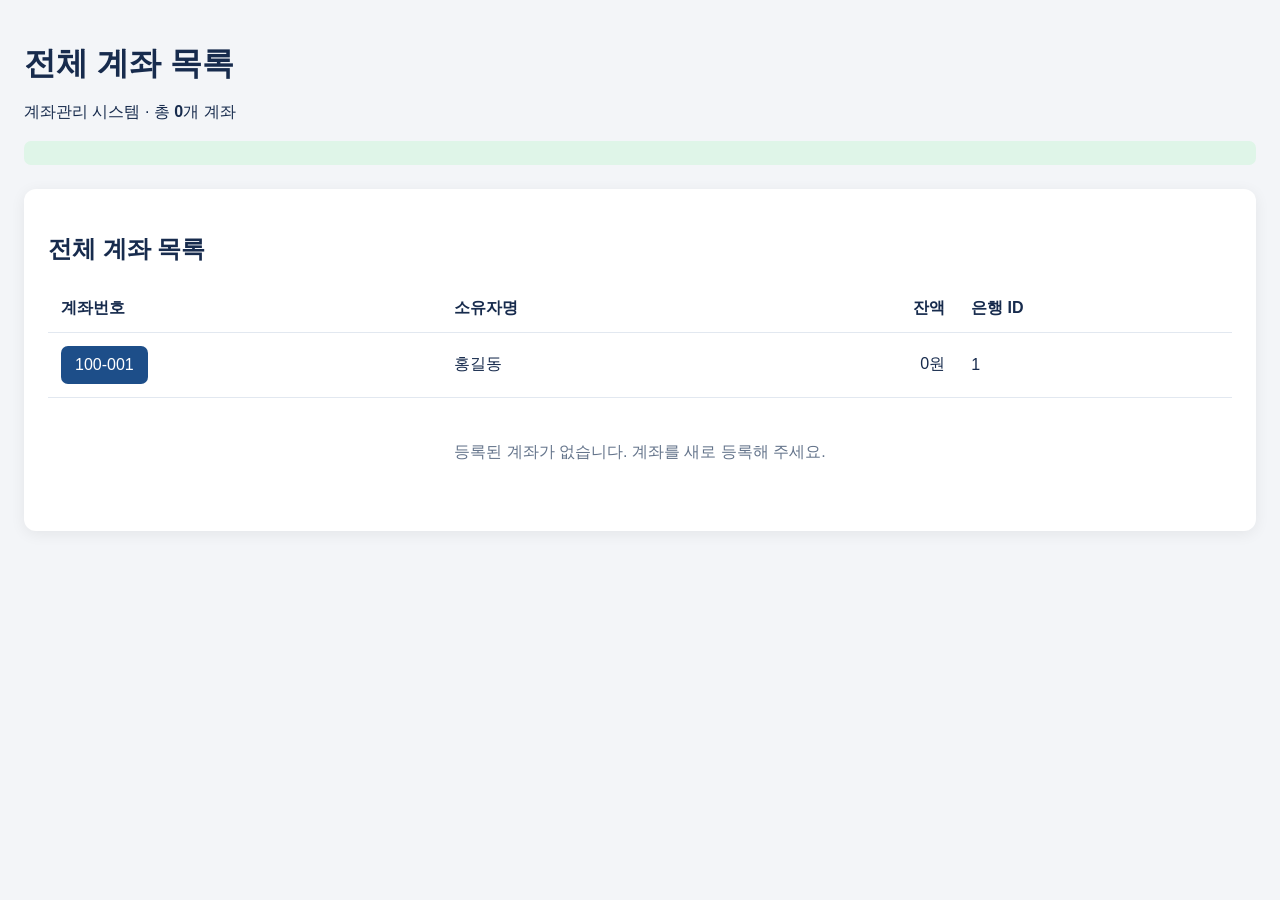
<file: src/main/resources/templates/index.html>
<!doctype html>
<html lang="ko" xmlns:th="http://www.thymeleaf.org">

<head>
	<meta charset="UTF-8">
	<meta name="viewport" content="width=device-width,initial-scale=1">
	<title>OTI 은행 계좌관리</title>
	<style>
		body {
			margin: 0;
			font-family: Arial, sans-serif;
			background: #f3f5f8;
			color: #172b4d;
			display: flex;
		}

		.sidebar {
			width: 220px;
			min-height: 100vh;
			background: #1d4e89;
			color: #fff;
			padding: 24px 16px;
			box-sizing: border-box;
			flex-shrink: 0;
		}

		.sidebar h2 {
			margin: 0 0 24px;
			font-size: 18px;
		}

		.sidebar a {
			display: block;
			color: #e5edf7;
			text-decoration: none;
			padding: 10px 12px;
			border-radius: 7px;
			margin-bottom: 6px;
		}

		.sidebar a:hover {
			background: #163f6e;
		}

		.content {
			flex: 1;
			padding: 42px 24px;
		}

		h1 {
			margin: 0
		}

		.card {
			background: #fff;
			padding: 24px;
			border-radius: 12px;
			box-shadow: 0 3px 15px #0001;
			margin-top: 24px
		}

		a.btn,
		.btn {
			display: inline-block;
			padding: 10px 14px;
			border-radius: 7px;
			text-decoration: none;
			border: 0;
			background: #1d4e89;
			color: white;
			cursor: pointer
		}

		.sub {
			background: #e5edf7;
			color: #172b4d
		}

		.message {
			background: #dff5e8;
			padding: 12px;
			border-radius: 7px;
			margin-top: 18px
		}

		table {
			width: 100%;
			border-collapse: collapse;
			margin-top: 18px
		}

		th,
		td {
			padding: 13px;
			border-bottom: 1px solid #e2e8f0;
			text-align: left
		}

		.amount {
			text-align: right
		}

		.empty {
			color: #64748b;
			padding: 28px;
			text-align: center
		}
	</style>
</head>

<body>
	<nav th:replace="~{fragments/nav :: sideNav}"></nav>
	<main class="content">
		<header>
			<div>
				<h1>전체 계좌 목록</h1>
				<p>계좌관리 시스템 · 총 <strong th:text="${totalCount}">0</strong>개 계좌</p>
			</div>
		</header>
		<p class="message" th:if="${message}" th:text="${message}"></p>
		<section class="card">
			<h2>전체 계좌 목록</h2>
			<table th:if="${!#lists.isEmpty(accounts)}">
				<thead>
					<tr>
						<th>계좌번호</th>
						<th>소유자명</th>
						<th class="amount">잔액</th>
						<th>은행 ID</th>
					</tr>
				</thead>
				<tbody>
					<tr th:each="account : ${accounts}">
						<td><a class="btn" th:href="@{/accounts/{no}(no=${account.accountNo})}"
								th:text="${account.accountNo}">100-001</a></td>
						<td th:text="${account.name}">홍길동</td>
						<td class="amount" th:text="${#numbers.formatInteger(account.balance,1,'COMMA')} + '원'">0원</td>
						<td th:text="${account.bankId}">1</td>
					</tr>
				</tbody>
			</table>
			<p class="empty" th:if="${#lists.isEmpty(accounts)}">등록된 계좌가 없습니다. 계좌를 새로 등록해 주세요.</p>
		</section>
	</main>
</body>

</html>
</file>
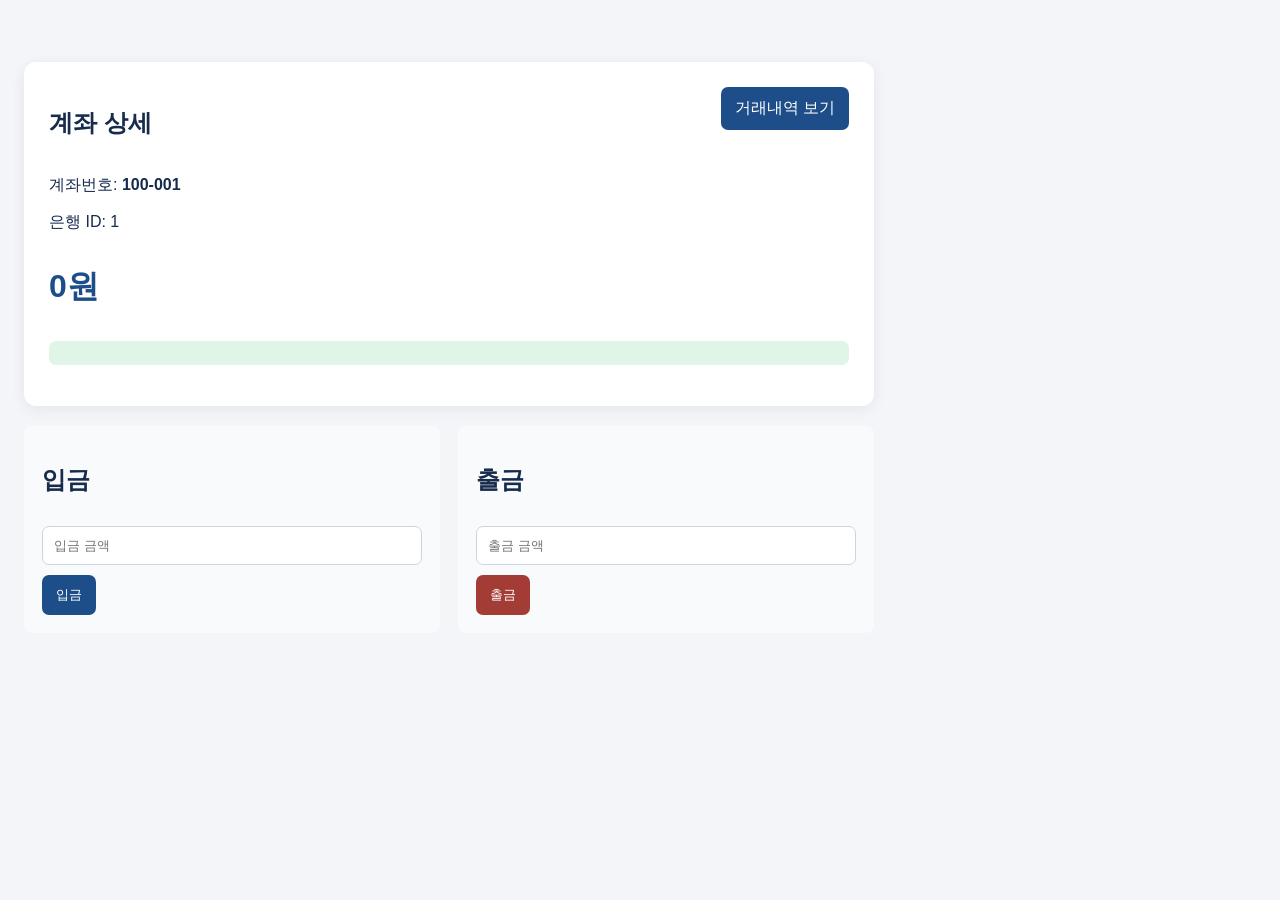
<file: src/main/resources/templates/account_detail.html>
<!doctype html>
<html lang="ko" xmlns:th="http://www.thymeleaf.org">

<head>
	<meta charset="UTF-8">
	<meta name="viewport" content="width=device-width,initial-scale=1">
	<title>계좌 상세</title>
	<style>
		body {
			margin: 0;
			font-family: Arial, sans-serif;
			background: #f3f5f8;
			color: #172b4d;
			display: flex;
		}

		.sidebar {
			width: 220px;
			min-height: 100vh;
			background: #1d4e89;
			color: #fff;
			padding: 24px 16px;
			box-sizing: border-box;
			flex-shrink: 0;
		}

		.sidebar h2 {
			margin: 0 0 24px;
			font-size: 18px;
		}

		.sidebar a {
			display: block;
			color: #e5edf7;
			text-decoration: none;
			padding: 10px 12px;
			border-radius: 7px;
			margin-bottom: 6px;
		}

		.sidebar a:hover {
			background: #163f6e;
		}

		.content {
			flex: 1;
			max-width: 850px;
			padding: 42px 24px
		}

		.card {
			background: #fff;
			padding: 25px;
			border-radius: 12px;
			box-shadow: 0 3px 15px #0001;
			margin-top: 20px
		}

		.card-header {
			display: flex;
			justify-content: space-between;
			align-items: flex-start;
		}

		.balance {
			font-size: 32px;
			font-weight: bold;
			color: #1d4e89
		}

		.forms {
		    display: grid;
		    grid-template-columns: 1fr 1fr;
		    gap: 18px;
		    margin-top: 20px
		}

		.form {
			padding: 18px;
			background: #f8fafc;
			border-radius: 8px
		}

		input {
			box-sizing: border-box;
			width: 100%;
			padding: 11px;
			border: 1px solid #cbd5e1;
			border-radius: 7px;
			margin: 10px 0
		}

		button,
		.btn {
			display: inline-block;
			padding: 11px 14px;
			border: 0;
			border-radius: 7px;
			background: #1d4e89;
			color: #fff;
			text-decoration: none;
			cursor: pointer
		}

		.withdraw {
			background: #a33c35
		}

		.message {
			padding: 12px;
			background: #dff5e8;
			border-radius: 7px
		}
	</style>
</head>

<body>
	<nav th:replace="~{fragments/nav :: sideNav}"></nav>
	<main class="content">
		<section class="card">
			<div class="card-header">
				<h1 th:text="${account.name + '님의 계좌'}">계좌 상세</h1>
				<a class="btn" th:href="@{/accounts/{no}/transactions(no=${account.accountNo})}">거래내역 보기</a>
			</div>
			<p>계좌번호: <strong th:text="${account.accountNo}">100-001</strong></p>
			<p>은행 ID: <span th:text="${account.bankId}">1</span></p>
			<p class="balance" th:text="${#numbers.formatInteger(account.balance,1,'COMMA')} + '원'">0원</p>
			<p class="message" th:if="${message}" th:text="${message}"></p>
		</section>
		<section class="forms">
			<div class="form">
				<h2>입금</h2>
				<form th:action="@{/accounts/{no}/deposit(no=${account.accountNo})}" method="post"><input name="amount"
						type="number" min="1" placeholder="입금 금액" required><button type="submit">입금</button></form>
			</div>
			<div class="form">
				<h2>출금</h2>
				<form th:action="@{/accounts/{no}/withdraw(no=${account.accountNo})}" method="post"><input name="amount"
						type="number" min="1" placeholder="출금 금액" required><button class="withdraw"
						type="submit">출금</button></form>
			</div>
		</section>
	</main>
</body>

</html>
</file>
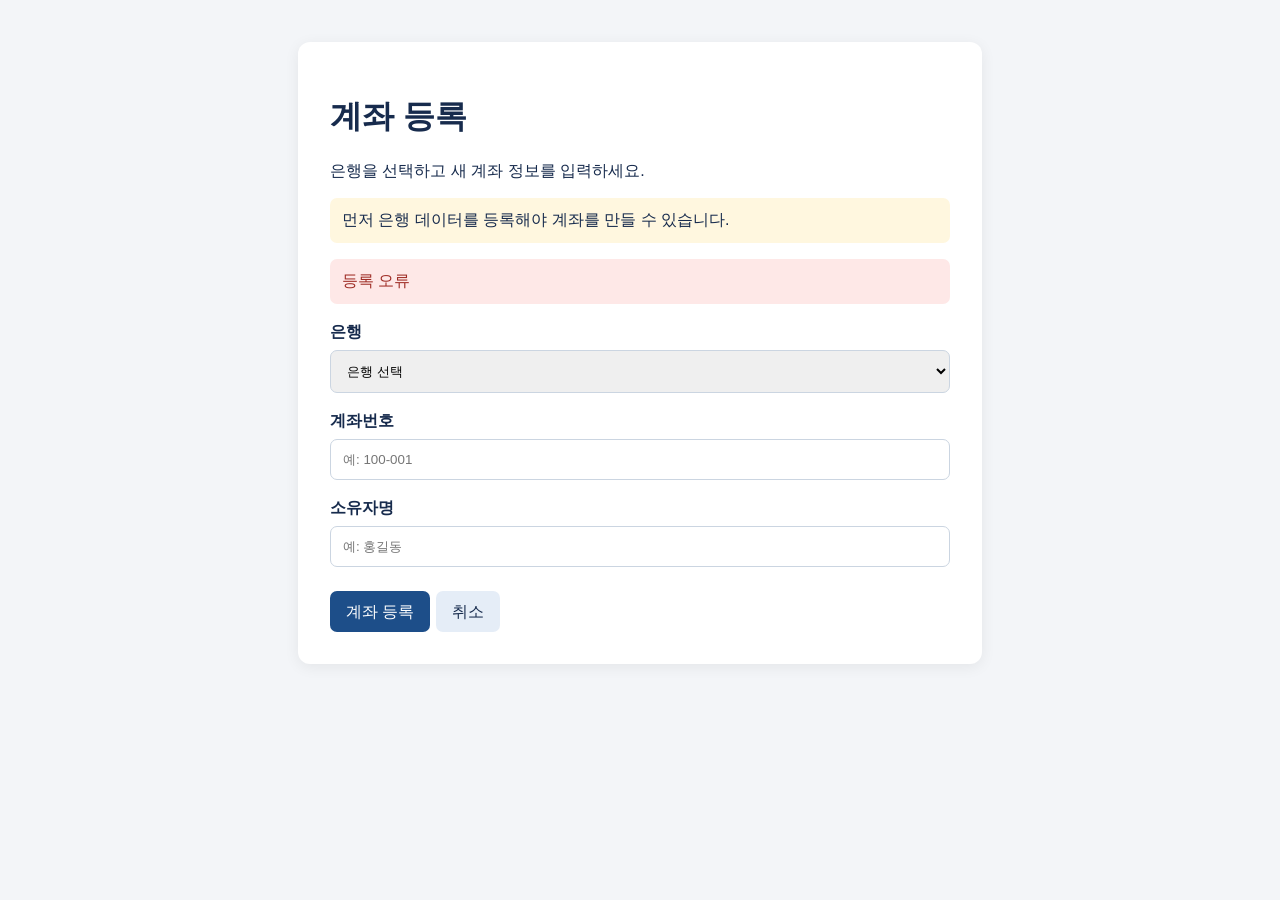
<file: src/main/resources/templates/account_register.html>
<!doctype html>
<html lang="ko" xmlns:th="http://www.thymeleaf.org">

<head>
	<meta charset="UTF-8">
	<meta name="viewport" content="width=device-width,initial-scale=1">
	<title>계좌 등록</title>
	<style>
		body {
			margin: 0;
			font-family: Arial, sans-serif;
			background: #f3f5f8;
			color: #172b4d;
			display: flex;
		}

		.sidebar {
			width: 220px;
			min-height: 100vh;
			background: #1d4e89;
			color: #fff;
			padding: 24px 16px;
			box-sizing: border-box;
			flex-shrink: 0;
		}

		.sidebar h2 {
			margin: 0 0 24px;
			font-size: 18px;
		}

		.sidebar a {
			display: block;
			color: #e5edf7;
			text-decoration: none;
			padding: 10px 12px;
			border-radius: 7px;
			margin-bottom: 6px;
		}

		.sidebar a:hover {
			background: #163f6e;
		}

		.content {
			flex: 1;
			padding: 42px 24px;
			display: flex;
			justify-content: center;
		}

		.form-card {
			max-width: 620px;
			width: 100%;
			background: #fff;
			padding: 32px;
			border-radius: 12px;
			box-shadow: 0 3px 15px #0001;
			height: fit-content
		}

		label {
			display: block;
			margin-top: 18px;
			font-weight: bold
		}

		input,
		select {
			box-sizing: border-box;
			width: 100%;
			padding: 12px;
			margin-top: 7px;
			border: 1px solid #cbd5e1;
			border-radius: 7px
		}

		button,
		.btn {
		    display: inline-block;
		    margin-top: 24px;
		    padding: 11px 16px;
		    border: 0;
		    border-radius: 7px;
		    background: #1d4e89;
		    color: #fff;
		    text-decoration: none;
		    cursor: pointer;
		    font: inherit;
		    line-height: 1.2;
		    vertical-align: middle;
		    box-sizing: border-box;
		}

		.secondary {
			background: #e5edf7;
			color: #172b4d;
			margin-left: 6px
		}

		.notice {
			padding: 12px;
			background: #fff7df;
			border-radius: 7px
		}

		.error { padding: 12px; background: #fee8e7; color: #9f2d26; border-radius: 7px; }
		button:disabled { opacity: .5; cursor: not-allowed; }
	</style>
</head>

<body>
	<nav th:replace="~{fragments/nav :: sideNav}"></nav>
	<main class="content">
		<div class="form-card">
			<h1>계좌 등록</h1>
			<p>은행을 선택하고 새 계좌 정보를 입력하세요.</p>
			<p class="notice" th:if="${#lists.isEmpty(banks)}">먼저 은행 데이터를 등록해야 계좌를 만들 수 있습니다.</p>
			<p class="error" th:if="${error}" th:text="${error}">등록 오류</p>
			<form th:action="@{/accounts}" th:object="${account}" method="post"><label>은행</label><select
					th:field="*{bankId}" required>
					<option value="">은행 선택</option>
					<option th:each="bank : ${banks}" th:value="${bank.bankId}"
						th:text="${bank.bankName + ' (ID: ' + bank.bankId + ')'}">은행</option>
				</select><label>계좌번호</label><input th:field="*{accountNo}" placeholder="예: 100-001"
					pattern="[A-Za-z0-9-]{1,30}" maxlength="30" title="영문, 숫자, 하이픈(-)만 입력할 수 있습니다." required><label>소유자명</label><input th:field="*{name}" placeholder="예: 홍길동" maxlength="50" required><button
					type="submit" th:disabled="${#lists.isEmpty(banks)}">계좌 등록</button><a class="btn secondary" th:href="@{/accounts}">취소</a></form>
		</div>
	</main>
</body>

</html>
</file>
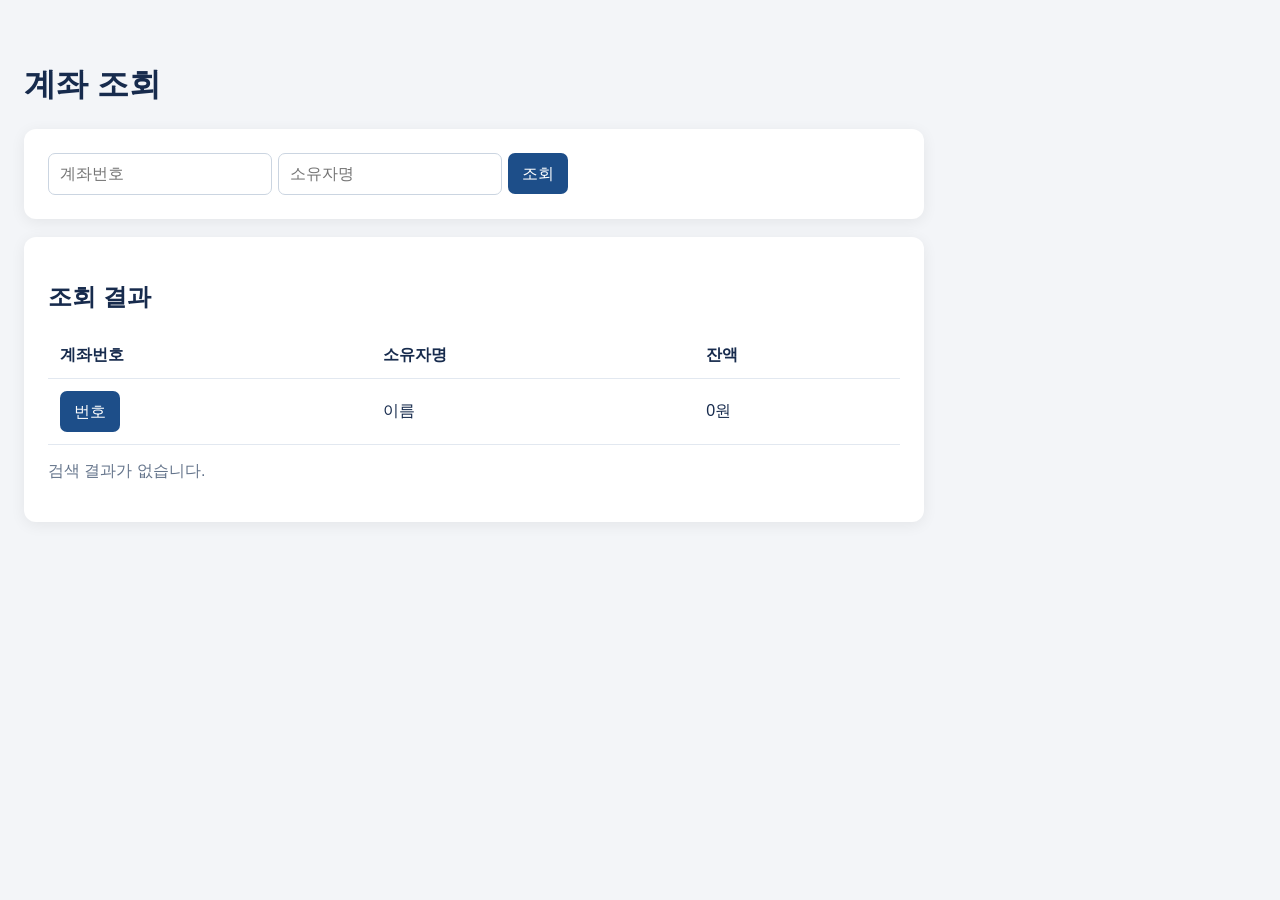
<file: src/main/resources/templates/search.html>
<!doctype html>
<html lang="ko" xmlns:th="http://www.thymeleaf.org">

<head>
	<meta charset="UTF-8">
	<meta name="viewport" content="width=device-width,initial-scale=1">
	<title>계좌 조회</title>
	<style>
		body {
			margin: 0;
			font-family: Arial, sans-serif;
			background: #f3f5f8;
			color: #172b4d;
			display: flex;
		}

		.sidebar {
			width: 220px;
			min-height: 100vh;
			background: #1d4e89;
			color: #fff;
			padding: 24px 16px;
			box-sizing: border-box;
			flex-shrink: 0;
		}

		.sidebar h2 {
			margin: 0 0 24px;
			font-size: 18px;
		}

		.sidebar a {
			display: block;
			color: #e5edf7;
			text-decoration: none;
			padding: 10px 12px;
			border-radius: 7px;
			margin-bottom: 6px;
		}

		.sidebar a:hover {
			background: #163f6e;
		}

		.content {
			flex: 1;
			max-width: 900px;
			padding: 42px 24px
		}

		.card {
			background: #fff;
			padding: 24px;
			border-radius: 12px;
			box-shadow: 0 3px 15px #0001;
			margin-top: 18px
		}

		input {
		    box-sizing: border-box;
		    padding: 11px;
		    border: 1px solid #cbd5e1;
		    border-radius: 7px;
		    margin-right: 6px;
		    font: inherit;
		    vertical-align: middle;
		}

		button,
		.btn {
		    display: inline-block;
		    box-sizing: border-box;
		    padding: 11px 14px;
		    border: 0;
		    border-radius: 7px;
		    background: #1d4e89;
		    color: #fff;
		    text-decoration: none;
		    cursor: pointer;
		    font: inherit;
		    line-height: 1.2;
		    vertical-align: middle;
		}

		table {
			width: 100%;
			border-collapse: collapse;
			margin-top: 18px
		}

		th,
		td {
			padding: 12px;
			border-bottom: 1px solid #e2e8f0;
			text-align: left
		}

		.empty {
			color: #64748b
		}
	</style>
</head>

<body>
	<nav th:replace="~{fragments/nav :: sideNav}"></nav>
	<main class="content">
		<h1>계좌 조회</h1>
		<section class="card">
			<form th:action="@{/accounts/search}" method="get"><input name="accountNo" th:value="${accountNo}"
					placeholder="계좌번호"><input name="name" th:value="${name}" placeholder="소유자명"><button
					type="submit">조회</button></form>
		</section>
		<section class="card">
			<h2>조회 결과</h2>
			<table th:if="${!#lists.isEmpty(results)}">
				<thead>
					<tr>
						<th>계좌번호</th>
						<th>소유자명</th>
						<th>잔액</th>
					</tr>
				</thead>
				<tbody>
					<tr th:each="account : ${results}">
						<td><a class="btn" th:href="@{/accounts/{no}(no=${account.accountNo})}"
								th:text="${account.accountNo}">번호</a></td>
						<td th:text="${account.name}">이름</td>
						<td th:text="${#numbers.formatInteger(account.balance,1,'COMMA')} + '원'">0원</td>
					</tr>
				</tbody>
			</table>
			<p class="empty" th:if="${#lists.isEmpty(results)}">검색 결과가 없습니다.</p>
		</section>
	</main>
</body>

</html>
</file>
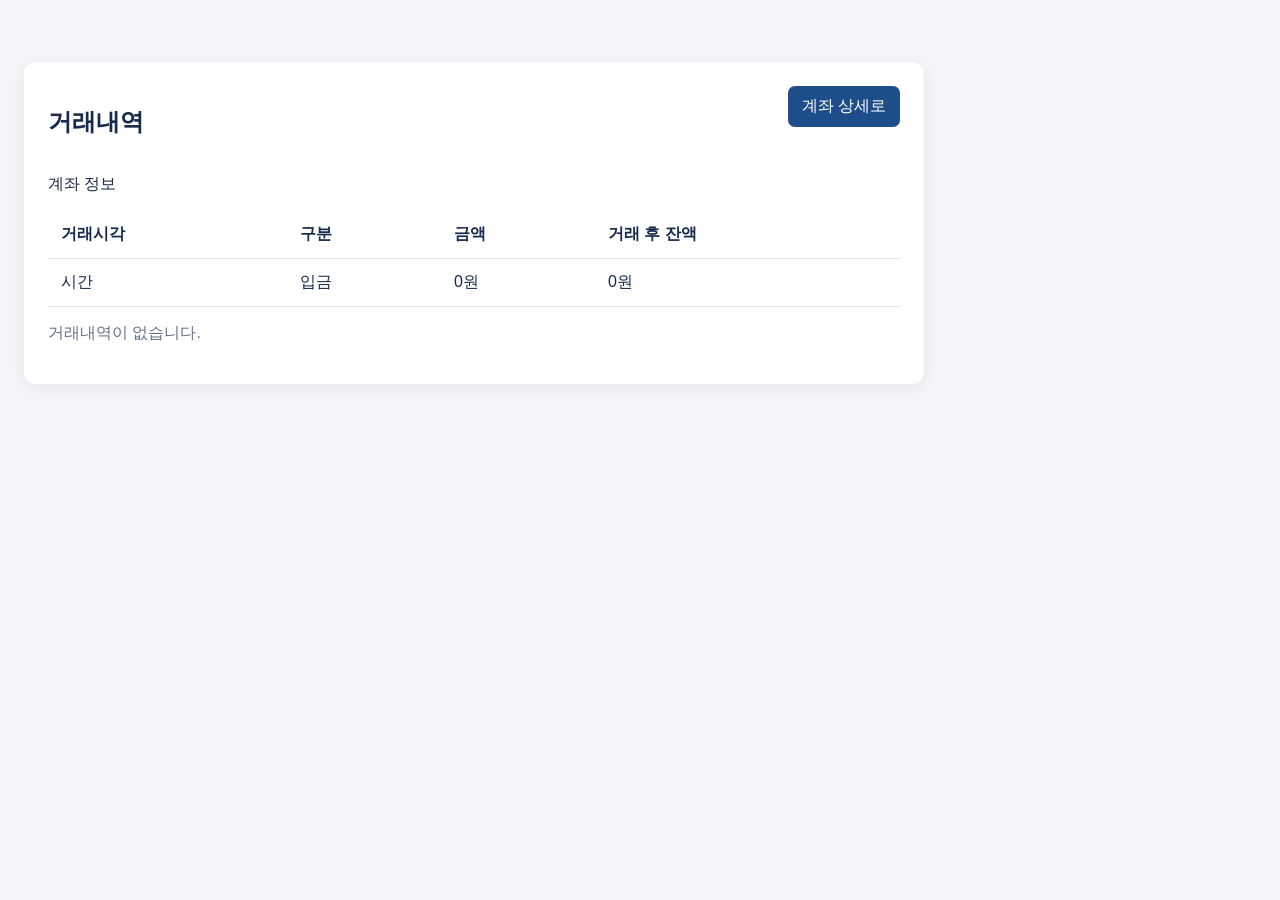
<file: src/main/resources/templates/transaction_history.html>
<!doctype html>
<html lang="ko" xmlns:th="http://www.thymeleaf.org">

<head>
	<meta charset="UTF-8">
	<meta name="viewport" content="width=device-width,initial-scale=1">
	<title>거래내역</title>
	<style>
		body {
			margin: 0;
			font-family: Arial, sans-serif;
			background: #f3f5f8;
			color: #172b4d;
			display: flex;
		}

		.sidebar {
			width: 220px;
			min-height: 100vh;
			background: #1d4e89;
			color: #fff;
			padding: 24px 16px;
			box-sizing: border-box;
			flex-shrink: 0;
		}

		.sidebar h2 {
			margin: 0 0 24px;
			font-size: 18px;
		}

		.sidebar a {
			display: block;
			color: #e5edf7;
			text-decoration: none;
			padding: 10px 12px;
			border-radius: 7px;
			margin-bottom: 6px;
		}

		.sidebar a:hover {
			background: #163f6e;
		}

		.content {
			flex: 1;
			max-width: 900px;
			padding: 42px 24px
		}

		.card {
			background: #fff;
			padding: 24px;
			border-radius: 12px;
			box-shadow: 0 3px 15px #0001;
			margin-top: 20px
		}

		.card-header {
			display: flex;
			justify-content: space-between;
			align-items: flex-start;
		}

		.btn {
			display: inline-block;
			padding: 10px 14px;
			border-radius: 7px;
			background: #1d4e89;
			color: #fff;
			text-decoration: none
		}

		table {
			width: 100%;
			border-collapse: collapse;
			margin-top: 16px
		}

		th,
		td {
			padding: 13px;
			border-bottom: 1px solid #e2e8f0;
			text-align: left
		}

		.in {
			color: #19764b;
			font-weight: bold
		}

		.out {
			color: #b03a32;
			font-weight: bold
		}

		.empty {
			color: #64748b
		}
	</style>
</head>

<body>
	<nav th:replace="~{fragments/nav :: sideNav}"></nav>
	<main class="content">
		<section class="card">
			<div class="card-header">
				<h1 th:text="${account.accountNo + ' 거래내역'}">거래내역</h1>
				<a class="btn" th:href="@{/accounts/{no}(no=${account.accountNo})}">계좌 상세로</a>
			</div>
			<p th:text="${account.name + ' · 현재 잔액 ' + #numbers.formatInteger(account.balance,1,'COMMA') + '원'}">계좌 정보
			</p>
			<table th:if="${!#lists.isEmpty(transactions)}">
				<thead>
					<tr>
						<th>거래시각</th>
						<th>구분</th>
						<th>금액</th>
						<th>거래 후 잔액</th>
					</tr>
				</thead>
				<tbody>
					<tr th:each="tx : ${transactions}">
						<td th:text="${#temporals.format(tx.transactionDatetime,'yyyy-MM-dd HH:mm:ss')}">시간</td>
						<td th:text="${tx.kind}" th:classappend="${tx.kind == '입금'} ? 'in' : 'out'">입금</td>
						<td th:text="${#numbers.formatInteger(tx.amount,1,'COMMA')} + '원'">0원</td>
						<td th:text="${#numbers.formatInteger(tx.balance,1,'COMMA')} + '원'">0원</td>
					</tr>
				</tbody>
			</table>
			<p class="empty" th:if="${#lists.isEmpty(transactions)}">거래내역이 없습니다.</p>
		</section>
	</main>
</body>

</html>
</file>
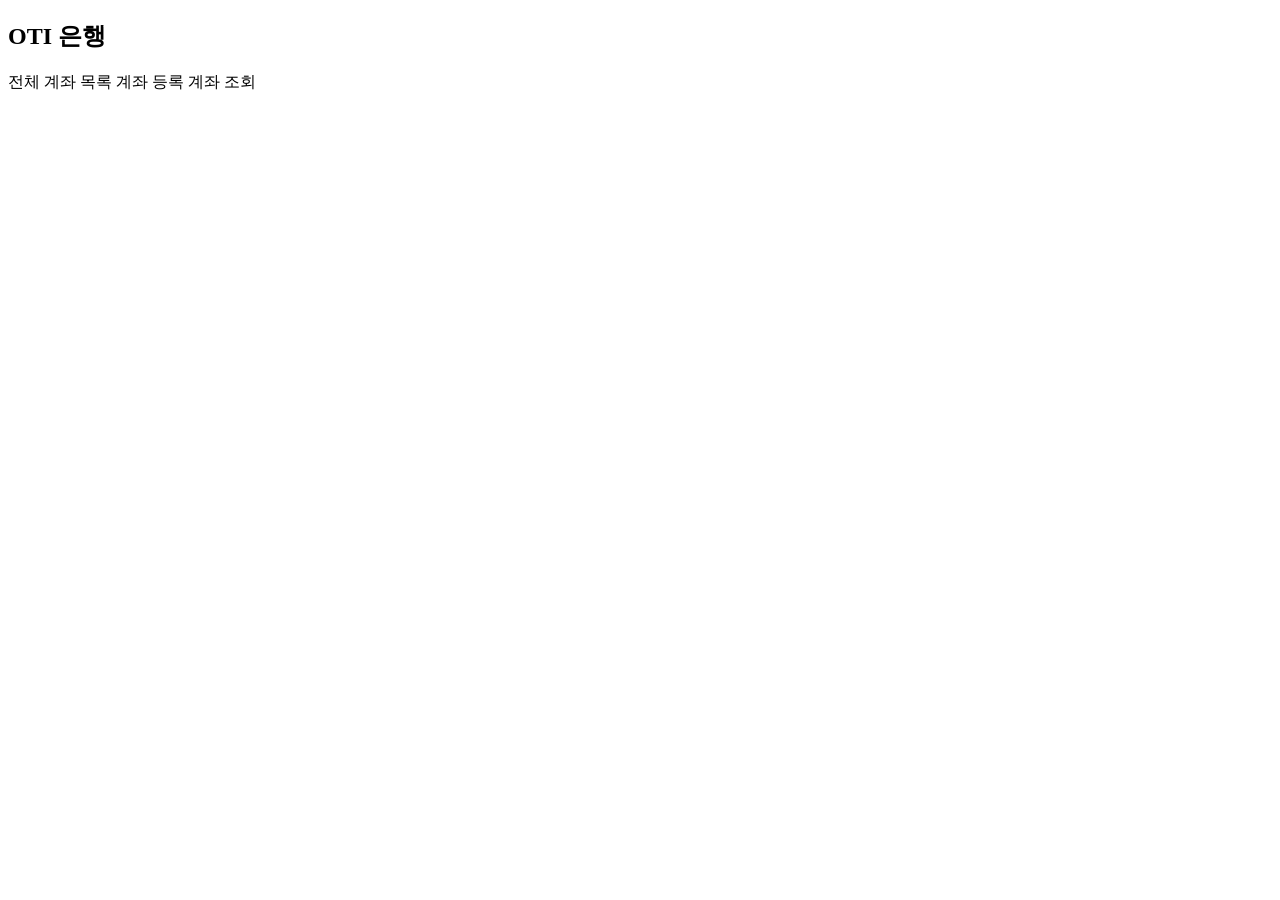
<file: src/main/resources/templates/fragments/nav.html>
<!doctype html>
<html xmlns:th="http://www.thymeleaf.org">
<body>
<nav th:fragment="sideNav" class="sidebar">
    <h2>OTI 은행</h2>
    <a th:href="@{/accounts}">전체 계좌 목록</a>
    <a th:href="@{/accounts/new}">계좌 등록</a>
    <a th:href="@{/accounts/search}">계좌 조회</a>
</nav>
</body>
</html>
</file>
